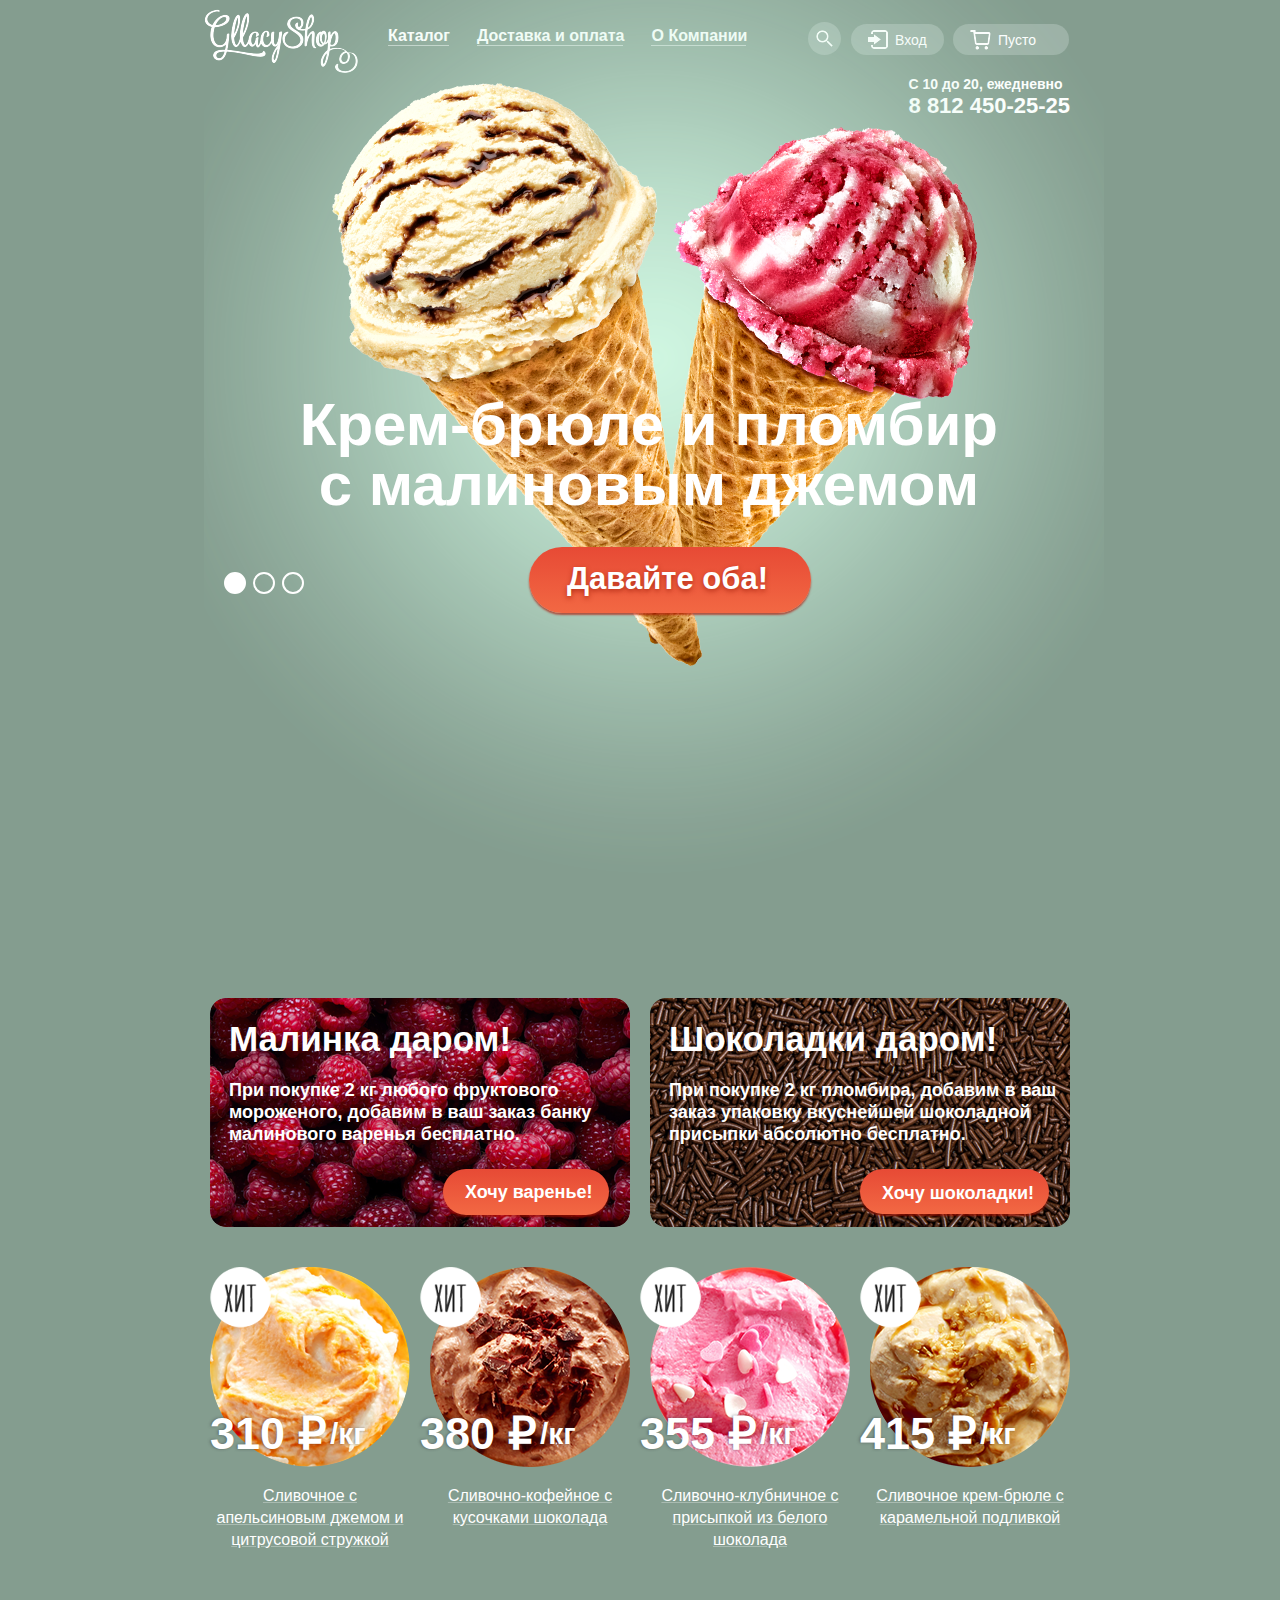
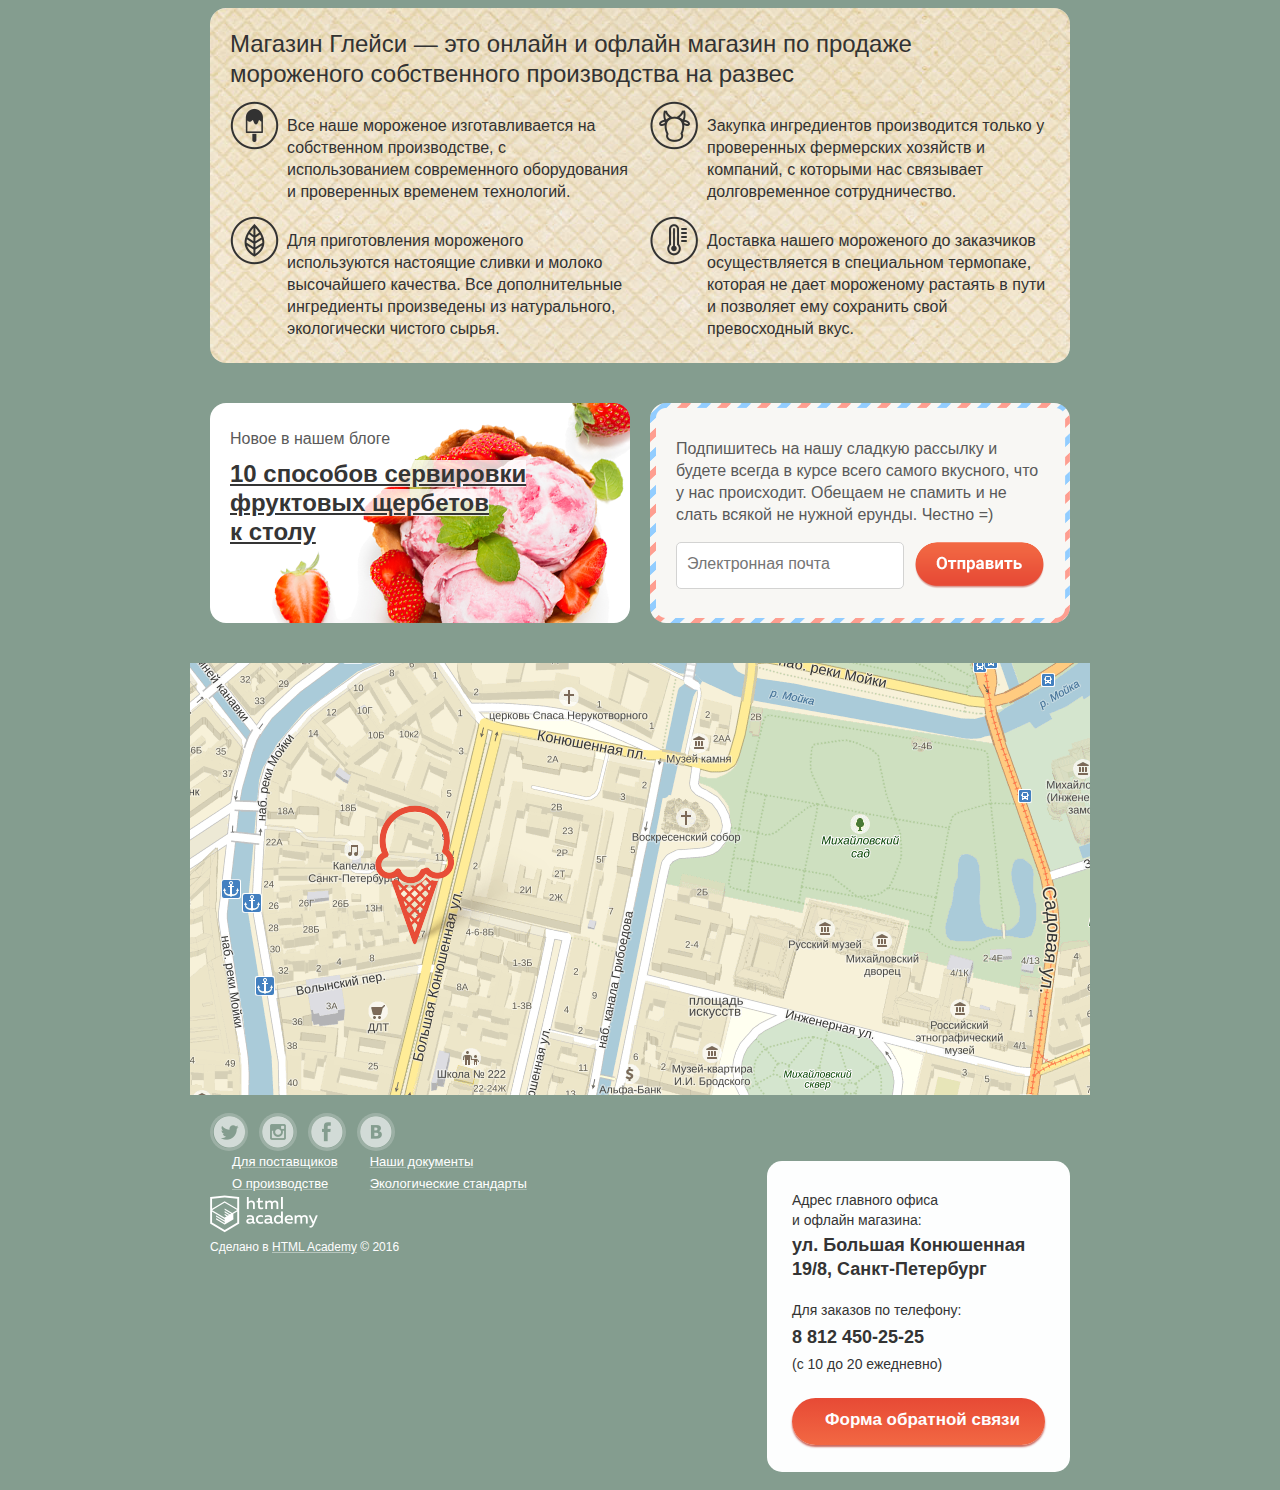
<file: index.html>
<!DOCTYPE html>
<html lang="ru">
	<head>
		<meta http-equiv="Content-Type" content="text/html; charset=utf-8"/>
		
		<title>Gllacy_v1</title>
		
		<link href="css/reset.css" type="text/css" rel="stylesheet"/>
		<link href="css/style.css" type="text/css" rel="stylesheet"/>
	</head>
	
	
	<body>
		<header class="main-header clearfix">
			<div class="main-logo">
				<img src="images/main-logo.png" alt="GllacyShop" width="154" height="64"/>
			</div><!--/.main-logo-->
				
			<nav class="main-navigation">
				<ul class="main-menu">
					<li>
						<a href="catalog.html" target="_self">Каталог</a>
							
						<ul class="sub-menu">
							<li><a href="#">Новинки</a></li>
							<li><a href="#">Сливочное</a></li>
							<li><a href="#">Щербеты</a></li>	
							<li><a href="#">Фруктовый лед</a></li>
							<li><a href="#">Мелорин</a></li>
						</ul><!--/.sub-menu-->
					</li>
						
					<li>
						<a href="#">Доставка и оплата</a>
					</li>
						
					<li>
						<a href="#">О Компании</a>
					</li>
				</ul><!--/.main-menu-->
			</nav><!--/.main-navigation-->
				
			<div class="search-block">
				<a class="search" href="#"></a>
			</div><!--/.search-block-->
				
			<div class="user-block">
				<a class="login" href="#">Вход</a>
			</div><!--/.user-block-->
				
			<div class="cart-block">
				<a class="cart" href="#">Пусто</a>
			</div><!--/.cart-block-->
				
			<div class="contacts" id="js-contacts">
				<p class="work-days">С 10 до 20, ежедневно</p>
				<p class="phone">8 812 450-25-25</p>
			</div><!--/.contacts-->
			
			<div class="slider">
				<ul class="bxslider">
					<li>
						<img src="images/slide-1.png" alt="Слайд 1" width="900" height="881">
						<p>Крем-брюле и пломбир<br/>с малиновым джемом</p>
						<a class="btn" href="#">Давайте оба!</a>
					</li>
					
					<li>
						<img src="images/slide-2.png" alt="Слайд 2" width="900" height="845">
						<p>Шоколадный пломбир<br/>и лимонный щербет</p>
						<a class="btn" href="#">Давайте оба!</a>
					</li>
					
					<li>
						<img src="images/slide-3.png" alt="Слайд 3" width="900" height="838">
						<p>Пломбир с помадкой<br/>и клубничный щербет</p>
						<a class="btn" href="#">Давайте оба!</a>
					</li>
				</ul><!--/.bxslider-->
			</div><!--/.slider-->
			
		</header><!--/.main-header-->
			
			
		<main class="main-content">
			<div class="container">
			
				<div class="banner clearfix">
					<div class="banner-rasprberry">
						<h2 class="banner-title">Малинка даром!</h2>
						<p>При покупке 2 кг любого фруктового мороженого, добавим в ваш заказ банку малинового варенья бесплатно.</p>
						<a class="btn" href="#">Хочу варенье!</a>
					</div><!--/.banner-rasprberry-->	
					
					<div class="banner-chocolate">
						<h2 class="banner-title">Шоколадки даром!</h2>
						<p>При покупке 2 кг пломбира, добавим в ваш заказ упаковку вкуснейшей шоколадной присыпки абсолютно бесплатно.</p>
						<a class="btn" href="#">Хочу шоколадки!</a>
					</div><!--/.banner-chocolate-->
					
				</div><!--/.banner-->
					
				<div class="hits clearfix">
					<div class="hits-item-row clearfix">
					
						<div class="hits-item">
							<img src="images/hit-1.png" alt="Хит-1" width="200" height="200"/>
							<a class="hits-item-link" href="#">Сливочное с апельсиновым джемом и цитрусовой стружкой</a>
							<b class="hits-item-price">310 &#8381;</b> 
							<b class="hits-item-weight">/кг</b>
							<a class="btn btn-show" href="#">Быстрый просмотр</a>
						</div><!--/.hits-item/1-->
							
						<div class="hits-item">
							<img src="images/hit-2.png" alt="Хит-2" width="200" height="200"/>
							<a class="hits-item-link" href="#">Сливочно-кофейное с кусочками шоколада</a>
							<b class="hits-item-price">380 &#8381;</b> 
							<b class="hits-item-weight">/кг</b>
							<a class="btn btn-show" href="#">Быстрый просмотр</a>
						</div><!--/.hits-item/2-->
							
						<div class="hits-item">
							<img src="images/hit-3.png" alt="Хит-3" width="200" height="200"/>
							<a class="hits-item-link" href="#">Сливочно-клубничное с присыпкой из белого шоколада</a>
							<b class="hits-item-price">355 &#8381;</b> 
							<b class="hits-item-weight">/кг</b>
							<a class="btn btn-show" href="#">Быстрый просмотр</a>
						</div><!--/.hits-item/3-->
							
						<div class="hits-item">
							<img src="images/hit-4.png" alt="Хит-4" width="200" height="200"/>
							<a class="hits-item-link" href="#">Сливочное крем-брюле с карамельной подливкой</a>
							<b class="hits-item-price">415 &#8381;</b> 
							<b class="hits-item-weight">/кг</b>
							<a class="btn btn-show" href="#">Быстрый просмотр</a>
						</div><!--/.hits-item/4-->
						
					</div><!--/.hits-item-row-->
				</div><!--/.hits-->
					
				<div class="features clearfix">
					<h2 class="features-title">Магазин Глейси — это онлайн и офлайн магазин по продаже мороженого собственного производства на развес</h2>
						
					<div class="features-content clearfix">
						<p class="feature-1">Все наше мороженое изготавливается на собственном производстве, с использованием современного оборудования и проверенных временем технологий.</p>
							
						<p class="feature-2">Закупка ингредиентов  производится только у проверенных фермерских хозяйств и компаний, с которыми нас связывает долговременное сотрудничество.</p>
					</div><!--/.features-content-->
						
					<div class="features-content clearfix">
						<p class="feature-3">Для приготовления мороженого используются настоящие сливки и молоко высочайшего качества. Все дополнительные ингредиенты произведены из натурального, экологически чистого сырья.</p>
							
						<p class="feature-4">Доставка нашего мороженого до заказчиков осуществляется в специальном термопаке, которая не дает мороженому растаять в пути и позволяет ему сохранить свой превосходный вкус.</p>
					</div><!--/.features-content-->
					
				</div><!--/.features-->
					
				<div class="news-delivery clearfix">
					<div class="news">
						<h3>Новое в нашем блоге</h3>
							
						<a href="#">
							10 способов сервировки<br/>
							фруктовых щербетов<br/>
							к столу
						</a>
					</div><!--/.news-->
					
					<div class="delivery">
						<p>Подпишитесь на нашу сладкую рассылку и будете всегда в курсе всего самого вкусного, что у нас происходит. Обещаем не спамить и не слать всякой не нужной ерунды. Честно =)</p>
							
						<form action="#" method="post">
							<input class="email" type="email" name="email" placeholder="Электронная почта" pattern="" required="required"/>
							<button class="btn" type="submit" title="Отправить">Отправить</button>
						</form>
					</div><!--/.delivery-->
					
				</div><!--/.news-delivery-->
			</div><!--/.container-->
				
			<div class="map">
				<div class="interactive-map"><iframe src="https://www.google.com/maps/embed?pb=!1m14!1m8!1m3!1d3997.1748854060747!2d30.323705555161172!3d59.93898767569337!3m2!1i1024!2i768!4f13.1!3m3!1m2!1s0x4696310fca5ba729%3A0xea9c53d4493c879f!2z0JHQvtC70YzRiNCw0Y8g0JrQvtC90Y7RiNC10L3QvdCw0Y8g0YPQuy4sIDE5LCDQodCw0L3QutGCLdCf0LXRgtC10YDQsdGD0YDQsywgMTkxMTg2!5e0!3m2!1sru!2sru!4v1494171833881" width="900" height="432" frameborder="0" style="border:0" allowfullscreen></iframe></div>
				
				<div class="info-block">
					<div class="adress">
						<h4 class="adress-title">Адрес главного офиса<br/> и офлайн магазина:</h4>
						<p>ул. Большая Конюшенная 19/8, Санкт-Петербург</p>
					</div><!--/.adress-->
						
					<div class="phone">
						<h4 class="phone-title">Для заказов по телефону:</h4>
						<p>8 812 450-25-25</p> 
						<p class="normal">(с 10 до 20 ежедневно)</p>
					</div><!--/.phone-->
						
					<a class="btn js-delivery" href="#">Форма обратной связи</a>
				</div><!--/.main-content-->
				
				<div class="marker-block">
					<img class="map-marker" src="images/marker.png" alt="Маркер" width="180" height="140"/>
				</div><!--/.marker-block-->
				
			</div><!--/.map-->
		</main><!--/.main-content-->
			
			
		<footer class="main-footer">
			<div class="footer-content container clearfix">
				
				<div class="socials clearfix" >
					<div class="socials-box">
						<a class="twitter-icon" href="#"></a>
					</div><!--/.socials-box-->
						
					<div class="socials-box">
						<a class="instagram-icon" href="#"></a>
					</div><!--/.socials-box-->
						
					<div class="socials-box">
						<a class="facebook-icon" href="#"></a>
					</div><!--/.socials-box-->
						
					<div class="socials-box">
						<a class="vk-icon" href="#"></a>
					</div><!--/.socials-box-->
					
				</div><!--/.socials-->
					
				<div class="bottom-menu clearfix">
					<ul class="bottom-menu-content">
						<li><a href="#">Для поставщиков</a></li>
						<li><a href="#">О производстве</a></li>
					</ul><!--/.bottom-menu-content-->
						
					<ul class="bottom-menu-content">
						<li><a href="#">Наши документы</a></li>
						<li><a href="#">Экологические стандарты</a></li>
					</ul><!--/.bottom-menu-content-->
					
				</div><!--/.bottom-menu-->
					
				<div class="copyrights clearfix">
					<div class="bottom-logo">
						<img src="images/bottom-logo.png" alt="htmlacademy" width="108" height="38"/>
					</div><!--/.bottom-logo-->
						
					<p>Сделано в <a href="#"><span>HTML</span> Academy</a> &#169; 2016</p>
					
				</div><!--/.copyrights-->
				
			</div><!--/.footer-content, .container-->
		</footer><!--/.main-footer-->
		
		<!--Всплывающие формы; фоверы-->
		
		<!--Обратная связь-->
		<div class="modal-overlay"></div>
		
		<div class="modal-delivery">
			<form action="#" method="post">
				<button class="modal-close" type="button" title="Закрыть">Закрыть</button>
				
				<h4 class="modal-delivery-title">Мы обязательно вам ответим!</h4>
				
				<input class="text" type="text" name="name" placeholder="Как вас зовут?" autofocus="autofocus"/><br/>
				<input class="email" type="email" name="email" placeholder="Ваша почта для ответа?" pattern="" required="required"/><br/>
				<textarea class="info" name="info" placeholder="Напишите что-нибудь..." wrap="soft" required="required"></textarea><br/>
				
				<button class="btn" type="submit" title="Отправить">Отправить</button>
			</form>
		</div><!--/.modal-delivery-->
		
		<!--Поиск-->
		<div class="modal-searching">
			<form action="#" method="post">
				<input class="search" type="search" name="searching" placeholder="Что ищем?"/>
			</form>
		</div><!--/.modal-searching-->
		
		<!--Вход-->
		<div class="modal-entry">
			<form action="#" method="post">
				<input class="email" type="email" name="email" placeholder="Электронная почта" pattern="" required="required"/><br/>
				<input class="password" type="password" name="password" placeholder="Пароль" pattern="" required="required"/>
				<button class="btn" type="submit" title="Войти">Войти</button>
			</form>
			
			<a class="restore" href="#">Забыли пароль?</a><br/>
			<a class="check-in" href="#">Новая регистрация</a>
		</div><!--/.modal-entry-->
	
		<!--Корзина-->
		<div class="modal-cart">
			<div class="modal-container clearfix">
			
				<ul class="carts-item clearfix">
					<li><button class="modal-remove" type="button" title="Удалить">Удалить</button></li>
					
					<li class="cart-image"><img src="images/cart-image-1.png" alt="Мороженое" width="33" height="33"/></li>
					<li class="cart-item">Пломбир с апельсиновым джемом</li>
					<li class="cart-price">1,5 кг <span>х 200 руб.</span></li>
					<li class="cart-value">300 руб.</li>
				</ul><!--/.carts-item-->
				
				<ul class="carts-item clearfix">
					<li><button class="modal-remove" type="button" title="Удалить">Удалить</button></li>
					
					<li class="cart-image"><img src="images/cart-image-2.png" alt="Мороженое" width="33" height="33"/></li>
					<li class="cart-item">Клубничный пломбир с присыпкой из белого шоколада</li>
					<li class="cart-price">1,5 кг <span>х 300 руб.</span></li>
					<li class="cart-value">450 руб.</li>
				</ul><!--/.carts-item-->
				
				<hr class="cart-separator" color="#cacac7" size="1" noshade="noshade"/>
				
				<p class="cart-result">Итого: 750 руб.</p>
				<a class="btn" href="#">Оформить заказ</a>
				
			</div><!--/.modal-container-->
		</div><!--/.modal-cart-->
		
		<!--JavaScript section-->
		<script src="js/jquery-3.1.1.min.js"></script><!--подключение библиотеки jQuery-->
		
		<!--/bxslider.com/-->
		<script src="js/jquery.bxslider.min.js"></script><!--подключение минимизированных стилей скрипта для Slider-->
		
		<script src="js/slider.js"></script><!--подключение скрипта для Slider-->
		<script src="js/hovers.js"></script><!--JavaScript для модальных окон-->
		<script src="js/custom.js"></script><!--подключение скрипта для модальных окон; jQuery-->
	</body>
</html>
</file>
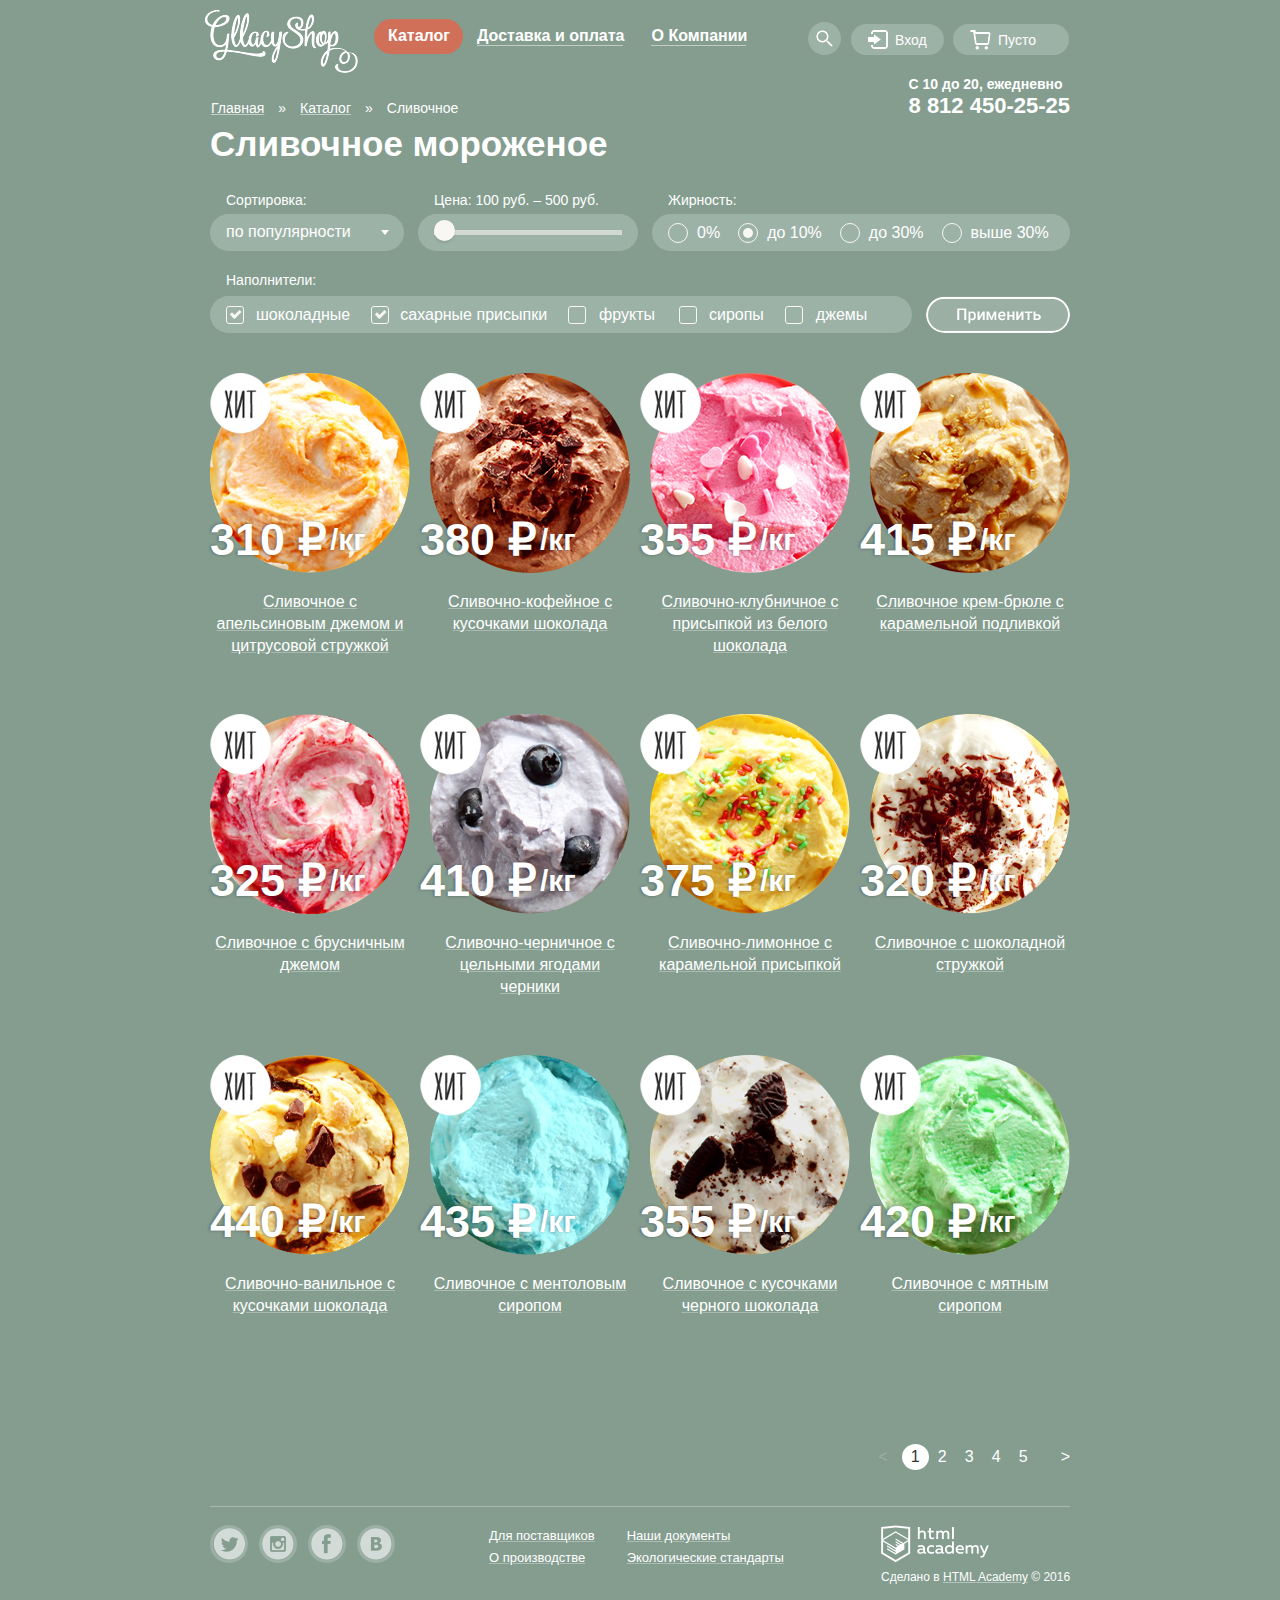
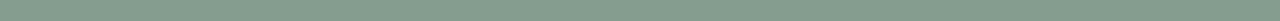
<file: catalog.html>
<!DOCTYPE html>
<html lang="ru">
	<head>
		<meta http-equiv="Content-Type" content="text/html; charset=utf-8"/>
		<title>Catalog_Gllacy</title>
		
		<link href="css/reset.css" type="text/css" rel="stylesheet"/>
		<link href="css/style.css" type="text/css" rel="stylesheet"/>
		
		<link rel="stylesheet" href="css/jquery.fs.selecter.css"/><!--подключение стили для Select-->
		
		<link rel="stylesheet" href="css/rangeslider.css"/><!--подключение стили для "Ползунка"-->
	</head>
	
	
	<body>
		<header class="main-header clearfix">
			<div class="main-logo">
				<a href="index.html"><img src="images/main-logo.png" alt="GllacyShop" width="154" height="64"/></a>
			</div><!--/.main-logo-->
				
			<nav class="main-navigation">
				<ul class="main-menu">
					<li class="active">
					
						<span>Каталог</span>
							
						<ul class="sub-menu">
							<li><a href="#">Новинки</a></li>
							<li class="active"><span>Сливочное</span></li>
							<li><a href="#">Щербеты</a></li>	
							<li><a href="#">Фруктовый лед</a></li>
							<li><a href="#">Мелорин</a></li>
						</ul>
					</li>
						
					<li>
						<a href="#">Доставка и оплата</a>
					</li>
						
					<li>
						<a href="#">О Компании</a>
					</li>
				</ul><!--/.main-menu-->
			</nav><!--/.main-navigation-->
				
			<div class="search-block">
				<a class="search" href="#"></a>
			</div><!--/.search-block-->
				
			<div class="user-block">
				<a class="login" href="#">Вход</a>
			</div><!--/.user-block-->
				
			<div class="cart-block">
				<a class="cart" href="#">Пусто</a>
			</div><!--/.cart-block-->
			
			<div class="inner-menu">
				<ul class="breadcrumbs">
					<li><a href="index.html">Главная</a></li>
					<li><span>&#187;</span></li>
					<li class="current">Каталог</li>
					<li><span>&#187;</span></li>
					<li>Сливочное</li>
				</ul><!--/.breadcrumbs-->	
				
				<div class="contacts">
					<p class="work-days">С 10 до 20, ежедневно</p>
					<p class="phone">8 812 450-25-25</p>
				</div><!--/.contacts-->
				
			</div><!--/.inner-menu-->
		</header><!--/.main-header-->
			
			
		<main class="inner-content">
			<div class="container">
				
				<h1 class="inner-content-title">Сливочное мороженое</h1>
				
				<div class="ingredients-price">
					<div class="ingredients-row clearfix">
					
						<form class="sorting-form" action="#" method="post">
							<p>Сортировка:</p>
							
							<div class="sorting-block">
								<select  name="sorting">
									<option value="inexpensive">сначала недорогие</option>
									<option value="expensive">сначала дорогие</option>
									<option value="byfatness">по жирности</option>
								</select><!--/.sorting-->
								
							</div><!--/.sorting-block-->
						</form><!--/.sorting-form-->
						
						<div class="filter-prices">
							<p>Цена: 100 руб. – 500 руб.</p>
							
							<div class="filter-prices-block">
								<input id="js-range" type="range" min="100" max="500" step="1" value="50"/>
							</div><!--/.filter-prices-block-->
						</div><!--/.filter-prices-->
						
						<form class="fatness" action="#" method="post">
							<p>Жирность:</p>
							
							<div class="fatness-block">
								<label>
									<input class="radio" type="radio" name="fatness" value="lean"/>
									<span class="radio-custom"></span>
									<span class="label">0%</span>
								</label>
								
								<label>
									<input class="radio" type="radio" name="fatness" value="till-10" checked="checked"/>
									<span class="radio-custom"></span>
									<span class="label">до 10%</span>
								</label>
								
								<label>
									<input class="radio" type="radio" name="fatness" value="till-30"/>
									<span class="radio-custom"></span>
									<span class="label">до 30%</span>
								</label>
								
								<label>
									<input class="radio" type="radio" name="fatness" value="more-30"/>
									<span class="radio-custom"></span>
									<span class="label">выше 30%</span>
								</label>
							</div><!--/.fatness-block-->
							
						</form><!--/.fatness-->
					</div><!--/.ingredients-row-->
					
					<div class="ingredients-row clearfix">
						<form class="fillers" action="#" method="post">
							<p>Наполнители:</p>
							
							<div class="fillers-block">
								<label>
									<input class="checkbox" type="checkbox" name="fillers[]" value="chocolate" checked="checked"/>
									<span class="checkbox-custom"></span>
									<span class="label-1">шоколадные</span>
								</label>
								
								<label>
									<input class="checkbox" type="checkbox" name="fillers[]" value="sugar-powder" checked="checked"/>
									<span class="checkbox-custom"></span>
									<span class="label-2">сахарные присыпки</span>
								</label>
								
								<label>
									<input class="checkbox" type="checkbox" name="fillers[]" value="fruits"/>
									<span class="checkbox-custom"></span>
									<span class="label-3">фрукты</span>
								</label>
								
								<label>
									<input class="checkbox" type="checkbox" name="fillers[]" value="syrup"/>
									<span class="checkbox-custom"></span>
									<span class="label-4">сиропы</span>
								</label>
								
								<label>
									<input class="checkbox" type="checkbox" name="fillers[]" value="jam"/>
									<span class="checkbox-custom"></span>
									<span class="label-5">джемы</span>
								</label>
							</div><!--/.fillers-block-->
						</form><!--/.fillers-->
						
						<form class="apply" action="#" method="post">
							<button class="btn" type="submit" title="Применить">Применить</button>
						</form><!--/.apply-->
						
					</div><!--/.ingredients-row-->
				</div><!--/.ingredients-price-->
				
				<div class="hits clearfix">
					<div class="hits-item-row clearfix">
					
						<div class="hits-item">
							<img src="images/hit-1.png" alt="Хит-1" width="200" height="200"/>
							<a class="hits-item-link" href="#">Сливочное с апельсиновым джемом и цитрусовой стружкой</a>
							<b class="hits-item-price">310 &#8381;</b> 
							<b class="hits-item-weight">/кг</b>
							<a class="btn btn-show" href="#">Быстрый просмотр</a>
						</div><!--/.hits-item/1-->
							
						<div class="hits-item">
							<img src="images/hit-2.png" alt="Хит-2" width="200" height="200"/>
							<a class="hits-item-link" href="#">Сливочно-кофейное с кусочками шоколада</a>
							<b class="hits-item-price">380 &#8381;</b> 
							<b class="hits-item-weight">/кг</b>
							<a class="btn btn-show" href="#">Быстрый просмотр</a>
						</div><!--/.hits-item/2-->
							
						<div class="hits-item">
							<img src="images/hit-3.png" alt="Хит-3" width="200" height="200"/>
							<a class="hits-item-link" href="#">Сливочно-клубничное с присыпкой из белого шоколада</a>
							<b class="hits-item-price">355 &#8381;</b> 
							<b class="hits-item-weight">/кг</b>
							<a class="btn btn-show" href="#">Быстрый просмотр</a>
						</div><!--/.hits-item/3-->
							
						<div class="hits-item">
							<img src="images/hit-4.png" alt="Хит-4" width="200" height="200"/>
							<a class="hits-item-link" href="#">Сливочное крем-брюле с карамельной подливкой</a>
							<b class="hits-item-price">415 &#8381;</b> 
							<b class="hits-item-weight">/кг</b>
							<a class="btn btn-show" href="#">Быстрый просмотр</a>
						</div><!--/.hits-item/4-->
						
					</div><!--/.hits-item-row-->
					
					<div class="hits-item-row clearfix">
					
						<div class="hits-item">
							<img src="images/hit-5.png" alt="Хит-5" width="200" height="200"/>
							<a class="hits-item-link" href="#">Сливочное с брусничным джемом</a>
							<b class="hits-item-price">325 &#8381;</b> 
							<b class="hits-item-weight">/кг</b>
							<a class="btn btn-show" href="#">Быстрый просмотр</a>
						</div><!--/.hits-item/5-->
							
						<div class="hits-item">
							<img src="images/hit-6.png" alt="Хит-6" width="200" height="200"/>
							<a class="hits-item-link" href="#">Сливочно-черничное с цельными ягодами черники</a>
							<b class="hits-item-price">410 &#8381;</b> 
							<b class="hits-item-weight">/кг</b>
							<a class="btn btn-show" href="#">Быстрый просмотр</a>
						</div><!--/.hits-item/6-->
							
						<div class="hits-item">
							<img src="images/hit-7.png" alt="Хит-7" width="200" height="200"/>
							<a class="hits-item-link" href="#">Сливочно-лимонное с карамельной присыпкой</a>
							<b class="hits-item-price">375 &#8381;</b> 
							<b class="hits-item-weight">/кг</b>
							<a class="btn btn-show" href="#">Быстрый просмотр</a>
						</div><!--/.hits-item/7-->
							
						<div class="hits-item">
							<img src="images/hit-8.png" alt="Хит-8" width="200" height="200"/>
							<a class="hits-item-link" href="#">Сливочное с шоколадной стружкой</a>
							<b class="hits-item-price">320 &#8381;</b> 
							<b class="hits-item-weight">/кг</b>
							<a class="btn btn-show" href="#">Быстрый просмотр</a>
						</div><!--/.hits-item/8-->
						
					</div><!--/.hits-item-row-->
					
					<div class="hits-item-row clearfix">
					
						<div class="hits-item">
							<img src="images/hit-9.png" alt="Хит-9" width="200" height="200"/>
							<a class="hits-item-link" href="#">Сливочно-ванильное с кусочками шоколада</a>
							<b class="hits-item-price">440 &#8381;</b> 
							<b class="hits-item-weight">/кг</b>
							<a class="btn btn-show" href="#">Быстрый просмотр</a>
						</div><!--/.hits-item/9-->
							
						<div class="hits-item">
							<img src="images/hit-10.png" alt="Хит-10" width="200" height="200"/>
							<a class="hits-item-link" href="#">Сливочноe с ментоловым сиропом</a>
							<b class="hits-item-price">435 &#8381;</b> 
							<b class="hits-item-weight">/кг</b>
							<a class="btn btn-show" href="#">Быстрый просмотр</a>
						</div><!--/.hits-item/10-->
							
						<div class="hits-item">
							<img src="images/hit-11.png" alt="Хит-11" width="200" height="200"/>
							<a class="hits-item-link" href="#">Сливочное с кусочками черного шоколада</a>
							<b class="hits-item-price">355 &#8381;</b> 
							<b class="hits-item-weight">/кг</b>
							<a class="btn btn-show" href="#">Быстрый просмотр</a>
						</div><!--/.hits-item/11-->
							
						<div class="hits-item">
							<img src="images/hit-12.png" alt="Хит-12" width="200" height="200"/>
							<a class="hits-item-link" href="#">Сливочное с мятным сиропом</a>
							<b class="hits-item-price">420 &#8381;</b> 
							<b class="hits-item-weight">/кг</b>
							<a class="btn btn-show" href="#">Быстрый просмотр</a>
						</div><!--/.hits-item/12-->
						
					</div><!--/.hits-item-row-->
				</div><!--/.hits-->
				
				<div class="paginator clearfix">
					<span class="prev disabled">&lt;</span>
					<a class="current" href="#">1</a>
					<a href="#">2</a>
					<a href="#">3</a>
					<a href="#">4</a>
					<a href="#">5</a>
					<span class="next">&gt;</span>
				</div><!--/.paginator-->
				
				<div class="line-separator"></div>
				
			</div><!--/.container-->
		</main><!--/.inner-content-->
			
			
		<footer class="main-footer clearfix">
			<div class="footer-content container clearfix">
				
				<div class="socials clearfix" >
					<div class="socials-box">
						<a class="twitter-icon" href="#"></a>
					</div>
						
					<div class="socials-box">
						<a class="instagram-icon" href="#"></a>
					</div>
						
					<div class="socials-box">
						<a class="facebook-icon" href="#"></a>
					</div>
						
					<div class="socials-box">
						<a class="vk-icon" href="#"></a>
					</div>
				</div><!--/.socials-->
					
				<div class="bottom-menu clearfix">
					<ul class="bottom-menu-content">
						<li><a href="#">Для поставщиков</a></li>
						<li><a href="#">О производстве</a></li>
					</ul>
						
					<ul class="bottom-menu-content">
						<li><a href="#">Наши документы</a></li>
						<li><a href="#">Экологические стандарты</a></li>
					</ul>
				</div><!--/.bottom-menu-->
					
				<div class="copyrights clearfix">
					<div class="bottom-logo">
						<img src="images/bottom-logo.png" alt="htmlacademy" width="108" height="38"/>
					</div>
						
					<p>Сделано в <a href="#"><span>HTML</span> Academy</a> &#169; 2016</p>
				</div><!--/.copyrights-->
				
			</div><!--/.footer-content,.container-->
		</footer><!--/.main-footer-->
		
		
		<!--Всплывающие формы; фоверы-->
		
		<!--Поиск-->
		<div class="modal-searching">
			<form action="#" method="post">
				<input class="search" type="search" name="searching" placeholder="Что ищем?"/>
			</form>
		</div><!--/.modal-searching-->
		
		<!--Вход-->
		<div class="modal-entry">
			<form action="#" method="post">
				<input class="email" type="email" name="email" placeholder="Электронная почта" pattern="" required="required"/><br/>
				<input class="password" type="password" name="password" placeholder="Пароль" pattern="" required="required"/>
				<button class="btn" type="submit" title="Войти">Войти</button>
			</form>
			
			<a class="restore" href="#">Забыли пароль?</a><br/>
			<a class="check-in" href="#">Новая регистрация</a>
		</div><!--/.modal-entry-->
	
		<!--Корзина-->
		<div class="modal-cart">
			<div class="modal-container clearfix">
			
				<ul class="carts-item clearfix">
					<li><button class="modal-remove" type="button" title="Удалить">Удалить</button></li>
					
					<li class="cart-image"><img src="images/cart-image-1.png" alt="Мороженое" width="33" height="33"/></li>
					<li class="cart-item">Пломбир с апельсиновым джемом</li>
					<li class="cart-price">1,5 кг <span>х 200 руб.</span></li>
					<li class="cart-value">300 руб.</li>
				</ul><!--/.carts-item-->
				
				<ul class="carts-item clearfix">
					<li><button class="modal-remove" type="button" title="Удалить">Удалить</button></li>
					
					<li class="cart-image"><img src="images/cart-image-2.png" alt="Мороженое" width="33" height="33"/></li>
					<li class="cart-item">Клубничный пломбир с присыпкой из белого шоколада</li>
					<li class="cart-price">1,5 кг <span>х 300 руб.</span></li>
					<li class="cart-value">450 руб.</li>
				</ul><!--/.carts-item-->
				
				<hr class="cart-separator" color="#cacac7" size="1" noshade="noshade"/>
				
				<p class="cart-result">Итого: 750 руб.</p>
				<a class="btn" href="#">Оформить заказ</a>
				
			</div><!--/.modal-container-->
		</div><!--/.modal-cart-->
		
		
		<!--JavaScript section-->
		<script src="js/hovers.js"></script><!--JavaScript для модальных окон-->
		
		<script src="js/jquery-3.1.1.min.js"></script><!--подключение библиотеки jQuery-->
		
		<script src="js/jquery.fs.selecter.min.js"></script><!--подключение минимизированных стилей скрипта для Select-->
		<script src="js/modernizr.js"></script><!--подключение скрипта для Modernizr-->
		<script src="js/select.js"></script><!--подключение скрипта для Select-->
		
		<!--/rangeslider.js.org/-->
		<script src="js/rangeslider.min.js"></script><!--подключение минимизированных стилей скрипта для "Ползунка"-->
		<script src="js/rangeslider.js"></script><!--подключение скрипта для "Ползунка"-->
	</body>
</html>
</file>
<file: css/style.css>
body {
	min-width: 900px;
	font: 16px/22px Roboto, sans-serif;
	
	color: #323232;
	background-color: #849d8f; 
}

/*header; главной страницы=======================начало===============================================================================*/

.main-header {
	width: 866px;
	padding-left: 14px;
	padding-right: 20px;
	padding-top: 9px;
	margin: 0 auto;
	
	font-size: 0;
}

.clearfix::after { /*очищающий псевдоблок*/
	content: "";
	display: table;
	clear: both;
}

.main-logo { /*логотип*/
	width: 154px;
  height: 64px;
	float: left;
	padding-right: 16px;
}

.main-navigation { /*главное меню*/	
	float: left;
	width: 434px;
	
	font: bold 16px/22px Roboto, sans-serif;
	color: #ffffff;
}

.main-menu>li { /*пункты главного меню*/
	position: relative;
	
	float: left;
	padding-top: 10px;
	padding-bottom: 19px;
}

.main-menu>li>a, 
.main-menu>li>span { /*ссылки главного меню*/
	position: relative;
	
	display: block;
	padding: 6px 13px 7px 14px;
	
	font: bold 16px/22px Roboto, sans-serif;
	
	color: #ffffff;
	text-decoration: none;
	white-space: nowrap;
}

.main-menu>li>a:hover { /*поведение ссылок при наведении*/
	font: bold 16px/22px Roboto, sans-serif;
	
	color: #333333;
	background-color: #f7f6f3;
	border-radius: 100px;
}

.main-menu>.active>a, 
.main-menu>.active>span { /*активный пункт главного меню*/
	font: bold 16px/22px Roboto, sans-serif;
	color: #ffffff;
	background-color: #d07058;
	border-radius: 100px;
}

.main-menu>li>a:active { /*поведение ссылок при нажатии*/
	font: bold 16px/22px Roboto, sans-serif;
	
	color: #333333;
	background-color: #ededed;
	border-radius: 100px;
	box-shadow:inset 0 2px 1px #696969;
}

.main-menu>.active>a::after { /*оформление активного пункта главного меню*/
	background-color: transparent;
}

.main-menu>li>a::after { /*оформление глав.ссылок*/
	position: absolute;
	bottom: 8px;
	left: 14px;
	right: 14px;
	
	content: "";
	
	height: 1px;
	background-color: #c1cec7;
}

.main-menu>li>a:hover::after,
.main-menu>li>a:active::after { /*поведениe оформления при наведении и нажатии*/
	background-color: transparent;
}

.sub-menu { /*подменю*/
	position: absolute;
	left: -10px;
	top: 50px;
	z-index: 51;
	
	display: none;
	width: 140px;
	
	font: 14px/22px Roboto, sans-serif;
	
	color: #343434;
	background-color: #f8f7f4;
	border-radius: 5px;	
	box-shadow: 20px 20px 20px rgba(0, 0, 0, 0.4);
}

.sub-menu a, 
.sub-menu .active span { /*ссылки подменю*/
	display: block;
	padding: 7px 10px 7px 20px;
	
	font: 14px/22px Roboto, sans-serif;
	
	color: #343434;
	text-decoration: none;	
}

.sub-menu li:first-child a { /*пункт "Новинки" подменю*/
	position: relative;
	
	padding-top: 8px;
	padding-bottom: 9px;
	
	font: bold 14px/22px Roboto, sans-serif;
	color: #343434;
}

.sub-menu li:first-child a::after { /*оформление пункта "Новинки" подменю*/
	position: absolute;
	bottom: 0;
	left: 10px;
	right: 10px;
	
	content: "";
	height: 1px;
	background-color: #d1d0ce;
}

.sub-menu li:first-child:hover,
.sub-menu li:first-child:active { /*поведение подменю при наведении и нажатии*/
	border-radius: 5px 5px 0 0;
}

.sub-menu li:last-child:hover,
.sub-menu li:last-child:active { /*поведение подменю при наведении и нажатии*/
	border-radius: 0 0 5px 5px;
}

.sub-menu li:hover { /*пункты подменю при наведении*/
	background-color: #fbded7;
}

.sub-menu li:active { /*пункты подменю при нажатии*/
	background-color: #f6b5a5;
}

.sub-menu .active a, 
.sub-menu .active span{ /*активный пункт подменю*/
	font: 14px/22px Roboto, sans-serif; 
	color: #ffffff;
	background-color: #d07058;
}

.main-menu>li:hover .sub-menu { /*появление при наведении на род.элемент списка*/
  display: block; 
}

.search-block { /*блок для "Лупа"*/
	width: 33px;
	height: 33px;
	
	display: inline-block;
	vertical-align: top;
	position: relative;
	
	padding-top: 13px;
	padding-bottom: 18px;
	padding-right: 10px;
}

.search::after { /*изо-ние "Лупа"; обыч.состояние*/
	position: absolute;
	
	width: 33px;
	height: 33px;
	
	content: "";
	background: #9db2a7 url(../images/sprite/magnifier.png) no-repeat 50% 50%;
	border-radius: 20px;	
}

.search:hover::after { /*поведение "Лупа" при наведении*/
	background: #f8f7f4 url(../images/sprite/magnifier-hover.png) no-repeat 50% 50%;
}

.user-block { /*блок для "Вход"*/
	width: 93px;
	display: inline-block;
	vertical-align: top;
	
	padding-top: 15px;
	padding-right: 9px;
	padding-bottom: 18px;
}

.login { /*"Вход"*/
	position: relative;
	
	display: inline-block;
	vertical-align: top;
	white-space: nowrap;
	
	padding: 5px 17px 4px 16px;
	padding-left: 44px;
	
	font: 14px/22px Roboto, sans-serif;
	
	color: #ffffff;
	text-decoration: none;
	background-color: #9db2a7;
	border-radius: 20px;
}

.login::before { /*изоб-ние "Вход"*/
	position: absolute;
	top: 6px;
	left: 17px;
	
	content: "";
	
	width: 21px;
	height: 19px;
	
	background: transparent url(../images/sprite/login.png) no-repeat;
}

.login:hover,
.cart:hover { /*поведениe при наведении "Вход" и "Корзина"*/
	background-color: #f8f7f4; 
	color: #323232;
}

.login:hover::before { /*поведениe при наведении на изоб-ние "Вход"*/
	background: transparent url(../images/sprite/login-hover.png) no-repeat;
}

.cart-block { /*блок для "Корзина"*/
	display: inline-block;
	vertical-align: top;
	
	width: 117px;
	padding-top: 15px;
	padding-bottom: 18px;
}

.cart { /*"Корзина"*/
	position: relative;
	
	display: inline-block;
	vertical-align: top;
	white-space: nowrap;
	
	padding: 5px 33px 4px 15px;
	padding-left: 45px;
	
	font: 14px/22px Roboto, sans-serif;
	
	color: #ffffff;
	text-decoration: none;
	background-color: #9db2a7;
	border-radius: 20px;
}

.cart::before { /*изоб-ние "Корзина"*/
	position: absolute;
	top: 6px;
	left: 17px;
	
	content: "";
	
	width: 21px;
	height: 20px;
	
	background: transparent url(../images/sprite/cart.png) no-repeat;
}

.cart:hover::before { /*поведение при наведении на изоб-ние "Корзина"*/
	background: transparent url(../images/sprite/cart-hover.png) no-repeat;
}

.contacts { 
	float: right;
	font: bold 14px/22px Roboto, sans-serif;
	color: #ffffff;
}

.contacts .phone {
	font: bold 22px/22px Roboto, sans-serif;
}

.container {
	width: 860px;
	margin: 0 auto;
	padding: 0 20px;
}

/*header; главной страницы=======================конец================================================================================*/
/*header; страницы "Каталог"=====================начало===============================================================================*/

.inner-menu {
	margin-bottom: 10px;
}

.inner-menu .breadcrumbs { /*"хлебные крошки"*/
	display: inline-block;
	vertical-align: top;
	white-space: nowrap;
	
	font-size: 0;
	color: #ffffff;
}

.breadcrumbs li, 
.breadcrumbs a {
	display: inline-block;
	vertical-align: top;
	white-space: nowrap;
	
	padding-top: 24px;
	padding-right: 7px;
	padding-left: 7px;
	
	font: 14px/22px Roboto, sans-serif;
	color: #ffffff;
}

.breadcrumbs a {
	padding-top: 0;
	padding-right: 0;
	padding-left: 0;
}

.breadcrumbs a,
.breadcrumbs .current {
	text-decoration: #c2cec7 underline;
}

/*header; страницы "Каталог"=====================конец================================================================================*/
/*main; главной страницы=====================начало===================================================================================*/

.slider {
	min-width: 900px;
	
	position: relative;
	top: -117px;
	z-index: 50;
}

.bxslider li img {
	max-width: 100%;
	display: block;
}

.bxslider p {
	position: absolute;
	top: 395px;
	right: 106px;
	
	font: bold 60px/60px Roboto, sans-serif;
	color: #ffffff;
	text-align: center;
}

.bxslider .btn {
	position: absolute;
	top: 547px;
	left: 325px;
	
	width: 197px;
	height: 62px;
	padding: 0 47px 4px 38px;
	
	font: bold 31px/63px Roboto, sans-serif;
	
	color: #ffffff;
	border-radius: 34px;
	text-shadow: 0 2px 5px rgba(160, 32, 11, 0.76);
}

.bx-pager {
	position: absolute;
	bottom: 287px;
	left: 20px;
	z-index: 51;
	
	width: 87px;
}

.bx-pager-link {
	float: left;
	
	display: block;
	width: 18px;
	height: 18px;
	margin-right: 7px;
	
	text-indent: -9999px;
	border-radius: 50%;
	border: 2px solid #ffffff;
}

.bx-pager-link:hover {
	background-color: #b2c1b7;
}

.bx-pager-item .active,
.bx-pager-link:active {
	background-color: #ffffff;
}

.bx-controls .bx-has-pager a.disabled {
	display: block;
}

.bx-wrapper .bx-loading {
	z-index: 50;
}

.bx-wrapper .bx-controls-direction a {
	z-index: 51;
}

.banner, 
.hits-item-row, 
.features, 
.news-delivery {
	margin-bottom: 40px;
}

.banner-rasprberry, 
.banner-chocolate {
	position: relative;
	width: 420px;
	height: 229px; 
	
	font: bold 18px/1.3 Roboto, sans-serif;
	color: #ffffff;	
}

.banner-rasprberry {
	float: left;
	background: #d499b9 url(../images/rasprberry-bg.png) no-repeat;
	border-radius: 16px;
}

.banner-chocolate {
	float: right;
	background: #59392e url(../images/chocolate-bg.png) no-repeat;
	border-radius: 16px;
}

.banner-title {
	padding: 18px 19px 17px 19px;
	font: bold 35px/1.3 Roboto, sans-serif;
}

.banner-rasprberry p, 
.banner-chocolate p {
	padding-left: 19px;
	padding-bottom: 24px;
	
	font: bold 18px/22px Roboto, sans-serif;
}

.btn { /*кнопки*/
	display: inline-block;
	vertical-align: top;
	white-space: nowrap;
	
	padding: 12px 21px 12px 22px;
	
	font: bold 18px/22px Roboto, sans-serif;
	
	color: #ffffff;
	text-decoration: none;
	background-image: linear-gradient(to bottom, #e74a35, #f26843);
	box-shadow: 0 2px 2px rgba(172, 16, 0, 0.64);
	border-radius: 25px;
}

.banner-rasprberry .btn,
.banner-chocolate .btn {
	float: right;
	margin-right: 21px;
}

.banner-rasprberry .btn { /*кнопка блока "banner-rasprberry"*/
	width: 123px;
	height: 22px;
	padding: 12px 21px 12px 22px;
}

.banner-chocolate .btn { /*кнопка блока "banner-chocolate"*/
	width: 143px;
	height: 20px;
	padding: 13px 24px 12px 22px;
}

.hits-item {
	position: relative;
	
	float: left;
	width: 200px;
	
	padding-left: 10px;
	padding-right: 10px;
}

.hits-item:first-child {
	padding-left: 0;
}

.hits-item:last-child {
	padding-right: 0;
}

.hits-item::before { /*картинки "hit"*/
	position: absolute;
	top: 0;
	left: 0;
	
	content: "";
	
	width: 61px;
	height: 61px;
	
	background: transparent url(../images/hit.png) no-repeat;	
}

.hits-item-link { /*ссылки блока "hits"*/
	display: inline-block;
	text-align: center;
	
	padding-top: 12px;
	padding-bottom: 17px;
	
	font: 16px/22px Roboto, sans-serif;

	color: #ffffff;
	text-decoration: #a9bbb1 underline;
}

.hits-item-link:hover, 
.hits-item-link:active { /*поведениe ссылок блока "hits" при наведении и нажатии*/
	text-decoration: none;
}

.hits-item-price, 
.hits-item-weight {
	color: #ffffff;
	text-shadow: -1px 0 3px rgba(49, 50, 53, 0.5);
}

.hits-item-price {
	position: absolute;
	top: 160px;
	left: 0;
	
	font: bold 45px/13px Roboto, sans-serif;
}

.hits-item-weight {
	position: absolute;
	top: 160px;
	left: 120px;
	
	font: bold 30px/13px Roboto, sans-serif;
}

.hits-item:nth-of-type(1) .btn-show,
.hits-item:nth-of-type(2) .btn-show,
.hits-item:nth-of-type(3) .btn-show,
.hits-item:nth-of-type(4) .btn-show { /*кнопки блока "hits"*/
	display: none;
	width: 139px;
	height: 23px;
	padding: 6px 28px;
	margin-bottom: 22px;
	
	font: bold 15px/24px Roboto, sans-serif;
	color: #fefefe;
}

.hits-item:nth-of-type(1):hover, 
.hits-item:nth-of-type(2):hover, 
.hits-item:nth-of-type(3):hover, 
.hits-item:nth-of-type(4):hover { /*поведениe при наведении блоков "hit-1, hit-2, hit-3, hit-4"*/
	margin-top: -10px;
	margin-bottom: -57px;
	
	padding-top: 10px;
	background-color: #a7b8ad;
	border-radius: 5px;
	box-shadow: 20px 20px 20px rgba(0, 0, 0, 0.4);
}

.hits-item:nth-of-type(1):hover .btn, 
.hits-item:nth-of-type(2):hover .btn, 
.hits-item:nth-of-type(3):hover .btn, 
.hits-item:nth-of-type(4):hover .btn { /*появление кнопок при наведении на блоки "hit-1, hit-2, hit-3, hit-4"*/
	display: block;
}

.features {
	width: 820px;
	padding: 21px 20px 23px 20px;
	
	font: 16px/22px Roboto, sans-serif;
	
	color: #323232;
	background: #eedfc3 url(../images/wafer-bg.jpg) no-repeat;
	border-radius: 16px;
}

.features-title {
	padding-bottom: 12px;
	
	font: 24px/30px Roboto, sans-serif;
	color: #323232;
}

.features-content:first-of-type {
	padding-bottom: 13px;
}

.features-content p {
	position: relative;
	
	width: 343px;
	padding-top: 14px;
	padding-left: 57px;
}

.features-content p:first-of-type {
	float: left;
	padding-right: 20px;
}

.features-content p:last-of-type {
	float: right;
}

.features-content p::before {
	position: absolute;
	top: 0;
	left: 0;
	
	content: "";
	
	width: 49px;
	height: 49px;	
}

.feature-1::before {
	background: transparent url(../images/feature-1.png) no-repeat;
}

.feature-2::before {
	background: transparent url(../images/feature-2.png) no-repeat;
}

.feature-3::before {
	background: transparent url(../images/feature-3.png) no-repeat;
}

.feature-4::before {
	background: transparent url(../images/feature-4.png) no-repeat;
}

.news {
	float: left;
	padding: 25px 20px;
	width: 380px;
	height: 170px;
	
	background: #f8f7f4 url(../images/strawberry-bg.png) no-repeat;
	border-radius: 16px;
}

.news h3 {
	padding-bottom: 10px;
	font: 16px/22px Roboto, sans-serif;
	color: #5a5a5a;	
}

.news a {
	font: bold 24px/1.2 Roboto, sans-serif;
	
	color: #353535;
	background: rgba(255, 255, 255, 0.8) no-repeat;
	text-decoration: underline;
}

.news a:hover, .news a:active {
	color: #ec593c;
	text-decoration: #f9cdc4 underline;
}

.delivery { /*блок "Рассылка"*/
	position: relative;
	
	float: right;
	width: 369px;
	height: 144px;
	padding: 35px 25px 41px 26px;
	
	background: #f8f7f4 url(../images/post-bg.png) no-repeat;
	border-radius: 16px;
}

.delivery p {
	padding-bottom: 16px;
	font: 16px/22px Roboto, sans-serif;
	color: #5a5a5a;
}

.delivery .email { /*поле ввода "email" блока "Рассылка"*/
	width: 206px;
	float: left;
	padding: 9px 10px 12px 10px;
	
	font: 16px/24px Roboto, sans-serif;
	
	color: #999999;
	background-color: #ffffff;
	border: 1px solid #d3d3d2;
	border-radius: 5px;
	outline: none;
}

.delivery .email:hover,
.delivery .email:focus { /*убираем эффект выдвижения у поля ввода "email" при наведении и фокусе*/
	margin: -1px;
}

.delivery .email:hover { /*поведение поля ввода "email" блока "Рассылка" при наведении*/
	border: 2px solid #c7c6c5;
	outline: none;
}

.delivery .email:focus { /*поведение поля ввода "email" блока "Рассылка" при фокусе*/
	font: bold 16px/24px Roboto, sans-serif;
	
	color: #353535;
	border: 2px solid #8fbdec;
	outline: none;
}

.delivery .btn { /*кнопка блока "Рассылка"*/
	width: 131px;
	height: 47px;
	float: right;
	
	font-size: 0;
	border: 0;
	outline: 0;
	cursor: pointer;
	box-shadow: none;
	background: url(../images/sprite/send-131.png) no-repeat;
}

.map {
	position: relative;
	
	width: 900px;
	height: 432px;
	margin: 0 auto;
	
	background: #f7f1d9 url(../images/map.png) no-repeat;
}

.interactive-map {
	position: relative;
	
	width: 900px;
	height: 432px;
	margin: 0 auto;
}

.info-block {
	width: 253px;
	float: right;
	
	margin-top: 66px;
	margin-right: 20px;
	padding: 29px 25px 27px 25px;
	
	font: bold 18px/22px Roboto, sans-serif;
	color: #343434;
	
	background-color: #fdfefe;
	border-radius: 15px;
}

.adress {
	padding-bottom: 19px;
}

.adress .adress-title, 
.phone .phone-title {
	font: normal 14px/20px Roboto, sans-serif;
}

.adress .adress-title {
	padding-bottom: 3px;
}

.adress p {
	font: bold 18px/24px Roboto, sans-serif;
}

.phone .phone-title {
	padding-bottom:6px;
}

.phone p {
	font: bold 18px/22px Roboto, sans-serif;
	padding-bottom: 5px;
}

.phone p.normal {
	font: normal 14px/22px Roboto, sans-serif;
	padding-bottom: 23px;
}

.info-block .btn {
	width: 184px;
	height: 26px;
	padding: 10px 36px 11px 33px;
	
	font: bold 17px/24px Roboto, sans-serif;
	color: #fefefe;
}

.map-marker {
	position: absolute;
	bottom: 150px;
	left: 185px;
}

/*main; главной страницы=====================конец====================================================================================*/
/*main; страницы "Каталог"=====================начало=================================================================================*/

.inner-content-title {  /*заголовок страницы "Каталог"*/
	margin-bottom: 30px;
	font: bold 35px/30px Roboto, sans-serif;
	color: #ffffff; 
}

.ingredients-row, 
.ingredients-row:last-child {
	width: 860px;
}

.ingredients-row {
	margin-bottom: 18px;
}

.ingredients-row:last-child {
	margin-bottom: 40px;
}

.sorting-form {
	float: left;
	width: 194px;
}

.filter-prices,
.fatness,
.fillers {
	float: left;
	font: 16px/22px Roboto, sans-serif;
	color: #ffffff;
}

.sorting-form,
.filter-prices,
.fillers {
	padding-right: 14px;
}

.filter-prices {
	width: 220px;
}

.fatness {
	width: 418px;
}

.fillers {
	width: 702px;
	font-size: 0;
}

.ingredients-row p { /*заголовки над -block-ками*/
	padding-left: 16px;
	padding-bottom: 3px;
	
	font: 14px/22px Roboto, sans-serif;
	
	color: #ffffff;
	text-align: left;
}

.ingredients-row:nth-child(2) p {
	padding-bottom: 5px;
}

.filter-prices-block,
.fatness-block,
.fillers-block {
	height: 37px;
	background-color: #9db2a7;
	border-radius: 20px;
}

.fatness-block {
	width: 382px; 
	height: 23px;
	padding: 8px 20px 6px 16px;
	
	font-size: 0;
}

.fatness-block .radio-custom {
	position: relative; 
	
	display: inline-block;
    vertical-align: middle;
	
	width: 18px;  				
    height: 18px; 
	
    border: 1px solid #f8f7f4;
    border-radius: 50%;
}

.fatness-block .label,
.fillers-block .label-1,
.fillers-block .label-2,
.fillers-block .label-3,
.fillers-block .label-4,
.fillers-block .label-5 {
	display: inline-block;
    vertical-align: middle;
	white-space: nowrap;
	
	font: 16px/22px Roboto, sans-serif;
	color: #ffffff;
}

.fatness-block .label {
	padding-left: 9px;
	padding-right: 18px;
}

.fatness-block label:last-child .label {
	padding-right: 0;
}

.fillers-block {
	width: 667px;
	height: 23px;
	padding: 8px 19px 6px 16px;
	
	font-size: 0;
}

.fillers-block .checkbox-custom {
	position: relative;
	
	display: inline-block;
    vertical-align: middle;
	
	width: 16px;  				
    height: 16px;
	
    border: 1px solid #f8f7f4;
    border-radius: 3px;	
}

.fatness-block .radio-custom:hover,
.fillers-block .checkbox-custom:hover {
	border: 2px solid #f8f7f4;
	margin: -1px;
}

.fillers-block .label-1,
.fillers-block .label-4 {
	padding-left: 12px;
	padding-right: 21px;
}

.fillers-block .label-2 {
	padding-left: 11px;
	padding-right: 21px;
}

.fillers-block .label-3 {
	padding-left: 13px;
	padding-right: 24px;
}

.fillers-block .label-5 {
	padding-left: 13px;
	padding-right: 0;
}

.checkbox,
.radio {       
    display: none;
}

.radio:checked +.radio-custom::before {
	position: absolute;
	top: 4px;
    right: 4px;
    bottom: 4px;
    left: 4px;
	
	content: ""; 
	
    display: block;			
   		
    background: #f8f7f4;
	border-radius: 50%;
}

.checkbox:checked +.checkbox-custom::before {
	position: absolute;
	top: 7px;
    left: 3px;
    
	width: 6px;
	height: 3px;
	
	content: ""; 
	background-color: #f8f7f4;
}

.checkbox:checked +.checkbox-custom::after {
	position: absolute;
	top: 6px;
    left: 5px;
    
	width: 10px;
	height: 3px;
	
	content: ""; 
	background-color: #f8f7f4;   
}

.checkbox:checked +.checkbox-custom::before {
	transform: rotate(45deg);
}

.checkbox:checked +.checkbox-custom::after {
	transform: rotate(-45deg);
}

.apply .btn {
	width: 144px;
	height: 37px;
	float: right;
	margin-top: 27px;
	
	font-size: 0;
	border: 0;
	outline: 0;
	cursor: pointer;
	box-shadow: none;
	background: url(../images/sprite/apply_btn.png) no-repeat;
}

.paginator {
	text-align: right;
	
	margin-top: 64px;
	margin-bottom: 30px;
	
	font-size: 0;
}

.paginator a,
.paginator span {
	display: inline-block;
	vertical-align: middle;
	text-align: center;
	
	height: 26px;
	
	font: 16px/26px Roboto, sans-serif;
	
	color: #ffffff;
	text-decoration: none;
}

.paginator a {
	min-width: 27px;
}

.paginator span {
	cursor: pointer;
}

.paginator a:hover {
	color: #ffffff;
	background-color: #9db1a5;
	border-radius: 50%;
}

.paginator a:active,
.paginator .current {
	background-color: #ffffff;
	border-radius: 50%;
}

.paginator a:active {
	color: #333333;
}

.paginator .current {
	color: #353535;
}

.paginator .disabled {
	color: #9db1a5;
}

.paginator .prev {
	padding: 6px 14px 6px 10px;
}

.paginator .next {
	padding: 6px 0 6px 24px;
}

.line-separator {
	width: 860px;
	height: 1px;
	background-color: #a9bbb1;
}

/*main; страницы "Каталог"=====================конец=================================================================================*/
/*footer; главная страница========================начало=============================================================================*/

.footer-content {
	padding-top: 18px;
	padding-bottom: 18px;
}

.socials {
	float: left;
	width: 257px;
	min-height: 38px;
	
	font-size: 0;
}

.socials-box {
	width: 38px;
	min-height: 38px;
	padding-right: 11px;
	
	display: inline-block;
	vertical-align: top;
	white-space: nowrap;
}

.socials-box:last-child {
	padding-right: 0;
}

.socials-box a::before {
	display: block;
	width: 32px;
	height: 32px;
	
	content: "";
	
	text-decoration: none;
	border-radius: 50%;
	border: 3px solid rgba(194, 206, 199, 0.5);
}

.socials-box a:hover::before {
	border: 4px solid rgba(219, 227, 222, 0.71);
}

.socials-box a:active::before {
	border: 4px solid rgba(217, 225, 221, 0.70);
}

a.twitter-icon:hover::before,
a.instagram-icon:hover::before,
a.facebook-icon:hover::before,
a.vk-icon:hover::before {
	opacity: 0.98;
}

a.twitter-icon:active::before,
a.instagram-icon:active::before,
a.facebook-icon:active::before,
a.vk-icon:active::before {
	opacity: 1;
	box-shadow:inset 0 2px 1px #888888;
}

a.twitter-icon::before {
	background: url(../images/sprite/twitter.png) no-repeat 50% 50%;
	opacity: 0.8;
}

a.instagram-icon::before {
	background: url(../images/sprite/instagram.png) no-repeat 50% 50%;
	opacity: 0.8;
}

a.facebook-icon::before {
	background: url(../images/sprite/facebook.png) no-repeat 50% 50%;
	opacity: 0.8;
}

a.vk-icon::before {
	background: url(../images/sprite/vk.png) no-repeat 50% 50%;
	opacity: 0.8;
}

.bottom-menu {
	float: left;
	width: 414px;
}

.bottom-menu-content {
	float: left;
	padding-right: 10px;
}

.bottom-menu-content a {
	display: block;
	padding-left: 22px;
	
	font: 13px/22px Roboto, sans-serif;
	color: #ffffff;
	text-decoration: #abbcb3 underline;
}

.bottom-menu-content a:hover, 
.bottom-menu-content a:active,
.copyrights a:hover,
.copyrights a:active{
	color: #ffbc9e;
	text-decoration: #a7a294 underline;
}

.copyrights {
	width: 189px;
	float: left;
}

.bottom-logo {
	width: 108px;
	height: 38px;
	padding-bottom: 3px;
}

.copyrights p {
	width: 190px;
	padding-bottom: 15px;
	
	font: 12px/22px Roboto, sans-serif;
	color: #fefefe;
}

.copyrights a {
	font: 12px/22px Roboto, sans-serif;
	
	color: #fefefe;
	text-decoration: #b5c4bc underline;
}
/*footer; главная страница========================конец==============================================================================*/

/*Всплывающие формы; фоверы
=====================================================================================================================================*/
.modal-delivery { /*Обратная связь; фовер*/
	position: absolute;
	top: 337px;
	right: 373px;
	z-index: 54;
	
	display: none;
	width: 428px;
	padding: 19px 25px 25px 24px;
	
	font: 16px/24px Roboto, sans-serif;
	
	color: #656565;
	background-color: #f8f7f4;
	border-radius: 10px;
}

.modal-delivery-show { /*класс для JS; открыть модальное окно*/
	display: block;
}

.modal-close {
	width: 18px;
	height: 17px;
	font-size: 0;
	border: 0;
	outline: 0;
	cursor: pointer;
	
	position: absolute;
	top: 15px;
	right: 20px;
	background-color: transparent;
}

.modal-close::before, 
.modal-close::after {
	position: absolute;
	top: 7px;
	left: -2px;
	
	width: 22px;
	height: 3px;
	
	content: "";
	
	background-color: #343434;
	border-radius: 1px;
}

.modal-close::before {
	transform: rotate(45deg);
}

.modal-close::after {
	transform: rotate(-45deg);
}

.modal-delivery-title {
	padding-bottom: 21px;
	font: 24px/22px Roboto, sans-serif;
	color: #343434;	
}

.modal-delivery .text, 
.modal-delivery .email, 
.modal-delivery .info {
	font: 16px/24px Roboto, sans-serif;
	color: #656565;
	
	background-color: #ffffff;
	border: 1px solid #d3d3d2;
	border-radius: 5px;
}

.modal-delivery .text {
	width: 232px;
	padding: 9px 16px 7px 16px;
	margin-bottom: 20px;
}

.modal-delivery .email {
	width: 222px;
	padding: 9px 21px 8px 21px;
	margin-bottom: 20px;
}

.modal-delivery .info {
	width: 383px;
	height: 126px;
	padding: 8px 21px;
	margin-bottom: 25px;
}

.modal-delivery .text:hover, 
.modal-delivery .email:hover, 
.modal-delivery .info:hover {
	outline: none;
	border: 2px solid #c7c6c5;
}

.modal-delivery .text:hover, 
.modal-delivery .text:focus {
	padding: 8px 15px 6px 15px;
}

.modal-delivery .email:hover, 
.modal-delivery .email:focus {
	padding: 8px 20px 7px 20px;
}

.modal-delivery .info:hover, 
.modal-delivery .info:focus {
	padding: 7px 20px;
}

.modal-delivery .text:focus, 
.modal-delivery .email:focus, 
.modal-delivery .info:focus {
	outline: none;
	border: 2px solid #8fbdec;
	font: bold 16px/24px Roboto, sans-serif;
	color: #353535;
}

.modal-delivery .btn {
	width: 131px;
	height: 47px;
	float: right;
	
	font-size: 0;
	border: 0;
	outline: 0;
	cursor: pointer;
	box-shadow: none;
	background: url(../images/sprite/send-131.png) no-repeat;
}

.modal-overlay {
	position: fixed;
	top: 0;
	left: 0;
	z-index: 54;
	
	display: none;
	width: 100%;
	height: 100%;
	
	background: rgba(0, 0, 0, 0.3);
}

.modal-overlay-show {
	display: block;
}

.modal-searching { /*Поиск; ховер*/
	position: absolute;
	top: 60px;
	right: 428px;
	z-index: 53;
	
	display: none;
	width: 310px;
	padding: 14px 16px;
	
	font: 14px/24px Roboto, sans-serif;
	
	color: #999999;
	background-color: #f8f7f4;
	border-radius: 5px;
	box-shadow: 20px 20px 20px rgba(0, 0, 0, 0.4);
}

.modal-searching-show { /*класс для JS; открыть модальное окно*/
	display: block;
}

.modal-searching .search { /*поле ввода; Поиск*/
	box-sizing: border-box;
	
	display: block;
	width: 100%;
	padding: 7px 11px;
	
	font: 14px/24px Roboto, sans-serif;
	color: #999999;
	
	background-color: #ffffff;
	border: 1px solid #d3d3d2;
	border-radius: 5px;
}

.modal-searching .search:hover {
	outline: none;
	border: 2px solid #c7c6c5;
}

.modal-searching .search:focus {
	outline: none;
	border: 2px solid #8fbdec;
	font: bold 16px/24px Roboto, sans-serif;
	color: #353535;
}

.modal-searching .search:hover, 
.modal-searching .search:focus {
	margin: -1px;
}

.modal-entry { /*Вход; фовер*/
	position: absolute;
	top: 60px;
	right: 326px;
	z-index: 52;
	
	display: none;
	width: 241px;
	padding: 19px 15px 14px 16px;
	
	font: 14px/24px Roboto, sans-serif;
	
	color: #999999;
	background-color: #f8f7f4;
	border-radius: 5px;
	box-shadow: 20px 20px 20px rgba(0, 0, 0, 0.4);
}

.modal-entry-show { /*класс для JS; открыть модальное окно*/
	display: block;
}

.modal-entry  .email, 
.modal-entry  .password { /*поле ввода "email" и "password"; Вход*/
	width: 210px;
	
	font: 14px/24px Roboto, sans-serif;
	color: #999999;
	
	background-color: #ffffff;
	border: 1px solid #d3d3d2;
	border-radius: 5px;
}

.modal-entry  .email { /*поле ввода "email"; Вход*/
	padding: 7px 15px;
	margin-bottom: 9px;
}

.modal-entry  .password { /*поле ввода "password"; Вход*/
	padding: 8px 15px;
	margin-bottom: 15px;
}

.modal-entry  .email:hover, 
.modal-entry  .password:hover {
	outline: none;
	border: 2px solid #c7c6c5;
}

.modal-entry  .email:hover, 
.modal-entry  .email:focus {
	padding: 6px 14px;
}

.modal-entry  .password:hover, 
.modal-entry  .password:focus {
	padding: 7px 14px;
}

.modal-entry  .email:focus, 
.modal-entry  .password:focus {
	outline: none;
	border: 2px solid #8fbdec;
	font: bold 16px/24px Roboto, sans-serif;
	color: #353535;
}

.modal-entry  .btn { /*кнопка "Войти"; Вход*/
	width: 103px;
	height: 37px;
	float: left;
	
	font-size: 0;
	border: 0;
	outline: 0;
	cursor: pointer;
	box-shadow: none;
	background: url(../images/sprite/entry.png) no-repeat;
}

.modal-entry  .btn:hover { /*поведениe кнопки "Войти" при наведении; Вход*/
	background: url(../images/sprite/entry-hover.png) no-repeat;
}
 
.modal-entry  .btn:active { /*поведениe кнопки "Войти" при нажатии; Вход*/
	background: url(../images/sprite/entry-active.png) no-repeat;
}

.restore, 
.check-in { /*"Забыли пароль" и "Новая регистрация"; Вход*/
	float: left;
	text-align: left;
	padding-left: 18px;
	
	font: 13px/24px Roboto, sans-serif;
	
	color: #333333;
	text-decoration: #adacaa underline;
}

.restore:hover,
.restore:active, 
.check-in:hover,
.check-in:active {
	color: #ec593c;
	text-decoration: #f9cdc4 underline;
}

.modal-cart { /*"Корзина"; фовер*/
	position: absolute;
	top: 60px;
	right: 201px;
	z-index: 51;
	
	display: none;
	width: 508px;
	padding: 26px 15px 19px 17px;
	
	font: 13px/22px Roboto, sans-serif;
	color: #333333;
	background-color: #f8f7f4;
	border-radius: 5px;
	box-shadow: 20px 20px 20px rgba(0, 0, 0, 0.4);
}

.modal-cart-show { /*класс для JS; открыть модальное окно "Корзина"*/
	display: block;
}

.modal-container {
	padding-right: 19px;
}

.carts-item  li {
	float: left;
	width: 489px;
}

.modal-remove {
	width: 11px;
	height: 11px;
	
	padding-left: 0;
	padding-right: 0;
	
	font-size: 0;
	border: 0;
	outline: 0;
	cursor: pointer;
}

.carts-item:nth-child(1) .modal-remove {
	position: absolute;
	top: 38px;
	left: 17px;
}

.carts-item:nth-child(2) .modal-remove {
	position: absolute;
	top: 114px;
	left: 17px;
}

.carts-item:nth-child(odd) {
	padding-bottom: 20px;
}

.carts-item:nth-child(even) {
	padding-bottom: 18px;
}

.carts-item:nth-child(1) .modal-remove::before,
.carts-item:nth-child(1) .modal-remove::after,
.carts-item:nth-child(2) .modal-remove::before,
.carts-item:nth-child(2) .modal-remove::after {
	position: absolute;
	top: 5px;
	right: -2px;
	
	width: 14px;
	height: 2px;
	
	content: "";
	
	background-color: #6c6c6b;
	border-radius: 1px;
}

.carts-item:nth-child(1) .modal-remove::before,
.carts-item:nth-child(2) .modal-remove::before {
	transform: rotate(45deg);
}

.carts-item:nth-child(1) .modal-remove::after,
.carts-item:nth-child(2) .modal-remove::after {
	transform: rotate(-45deg);
}

.carts-item .cart-image {
	width: 33px;
	height: 33px;
	
	padding-left: 24px;
	padding-right: 14px;
}

.carts-item:nth-child(odd) .cart-item, 
.carts-item:nth-child(even) .cart-item {
	width: 215px;
	font: 13px/22px Roboto, sans-serif;
	color: #333333;
}

.carts-item:nth-child(odd) .cart-item {
	padding: 7px 32px 5px 0;
}

.carts-item:nth-child(even) .cart-item {
	padding: 7px 32px 11px 0;
}

.carts-item:nth-child(odd) .cart-price, 
.carts-item:nth-child(even) .cart-price {
	width: 93px;
	font: 13px/22px Roboto, sans-serif;
	color: #333333;
}

.carts-item:nth-child(odd) .cart-price {
	padding: 7px 29px 5px 0;
}

.carts-item:nth-child(even) .cart-price {
	padding: 7px 29px 11px 0;
}

.carts-item:nth-child(odd) .cart-price span, 
.carts-item:nth-child(even) .cart-price span {
	color: #808080;
}

.carts-item:nth-child(odd) .cart-value, 
.carts-item:nth-child(even) .cart-value {
	width: 49px;
	font: 13px/22px Roboto, sans-serif;
	color: #333333;
}

.carts-item:nth-child(odd) .cart-value {
	padding: 7px 0 5px 0;
}

.carts-item:nth-child(even) .cart-value {
	padding: 7px 0 11px 0;
}

.cart-separator {
	margin-top: 0;
	margin-bottom: 0;
}

.cart-result {
	float: right;
	padding-top: 13px;
	padding-bottom: 14px;
	
	font: bold 15px/22px Roboto, sans-serif;
	color: #333333;
}

.modal-cart .btn {
	width: 119px;
	height: 25px;
	padding: 5px 21px 5px 23px;
	margin-right: 19px;
	
	font: bold 15px/24px Roboto, sans-serif;
	
	color: #fefefe;
}
</file>
<file: css/rangeslider.css>
.rangeslider,
.rangeslider__fill,
.rangeslider__handle:active, .rangeslider--active .rangeslider__handle {
  display: block;
}

.rangeslider {
  background-color: #d1d9d2;
  position: relative;
  top: 16px;
  left: 16px;
}

.rangeslider--horizontal {
  height: 5px;
  width: 188px;
}

.rangeslider--disabled {
  filter: progid:DXImageTransform.Microsoft.Alpha(Opacity=40);
  opacity: 0.4;
}

.rangeslider__fill,
.rangeslider__handle:active, .rangeslider--active .rangeslider__handle {
  background-color: #f8f7f4;
  position: absolute;
}

.rangeslider--horizontal .rangeslider__fill {
  top: 0;
  height: 100%;
}

.rangeslider__handle {
  background-color: #f8f7f4;
  cursor: pointer;
  display: inline-block;
  width: 21px;
  height: 21px;
  position: absolute;
  border-radius: 50%;
  box-shadow: 0 2px 2px rgba(0, 0, 0, 0.1);
}

.rangeslider__handle:after {
  content: "";
  display: block;
  width: 18px;
  height: 18px;
  margin: auto;
  position: absolute;
  top: 0;
  right: 0;
  bottom: 0;
  left: 0;
  border-radius: 50%;
}
 
.rangeslider--horizontal .rangeslider__handle {
  top: -10px;
  touch-action: pan-y;
  -ms-touch-action: pan-y;
}

input[type="range"]:focus + .rangeslider .rangeslider__handle {
  -moz-box-shadow: 0 0 8px rgba(255, 0, 255, 0.9);
  -webkit-box-shadow: 0 0 8px rgba(255, 0, 255, 0.9);
  box-shadow: 0 0 8px rgba(255, 0, 255, 0.9);
}
</file>
